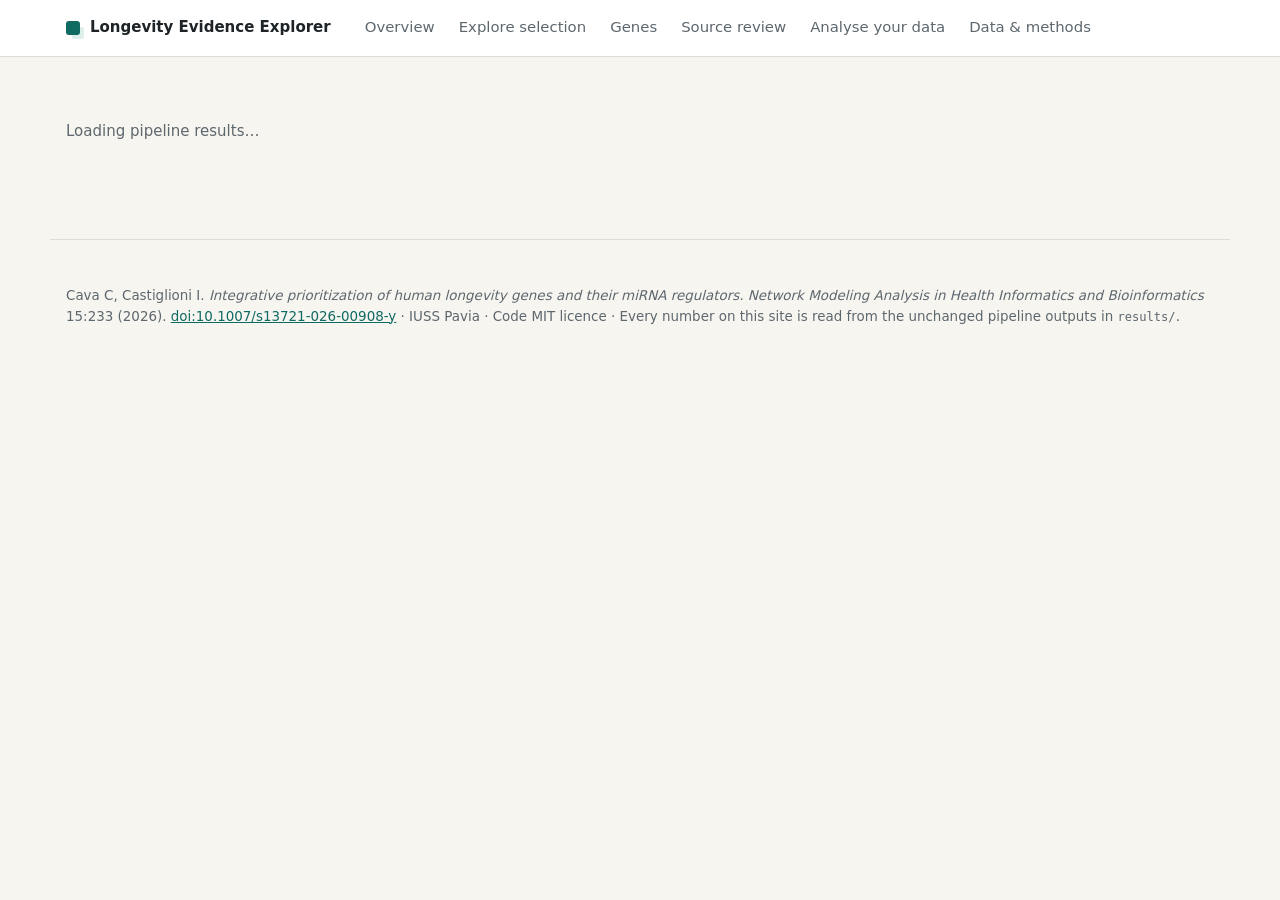
<file: index.html>
<!doctype html>
<html lang="en">
<head>
<meta charset="utf-8">
<meta name="viewport" content="width=device-width, initial-scale=1">
<title>Longevity Evidence Explorer</title>
<meta http-equiv="refresh" content="0; url=site/">
<link rel="canonical" href="site/">
</head>
<body>
<p>Redirecting to the <a href="site/">Longevity Evidence Explorer</a>…</p>
</body>
</html>
</file>
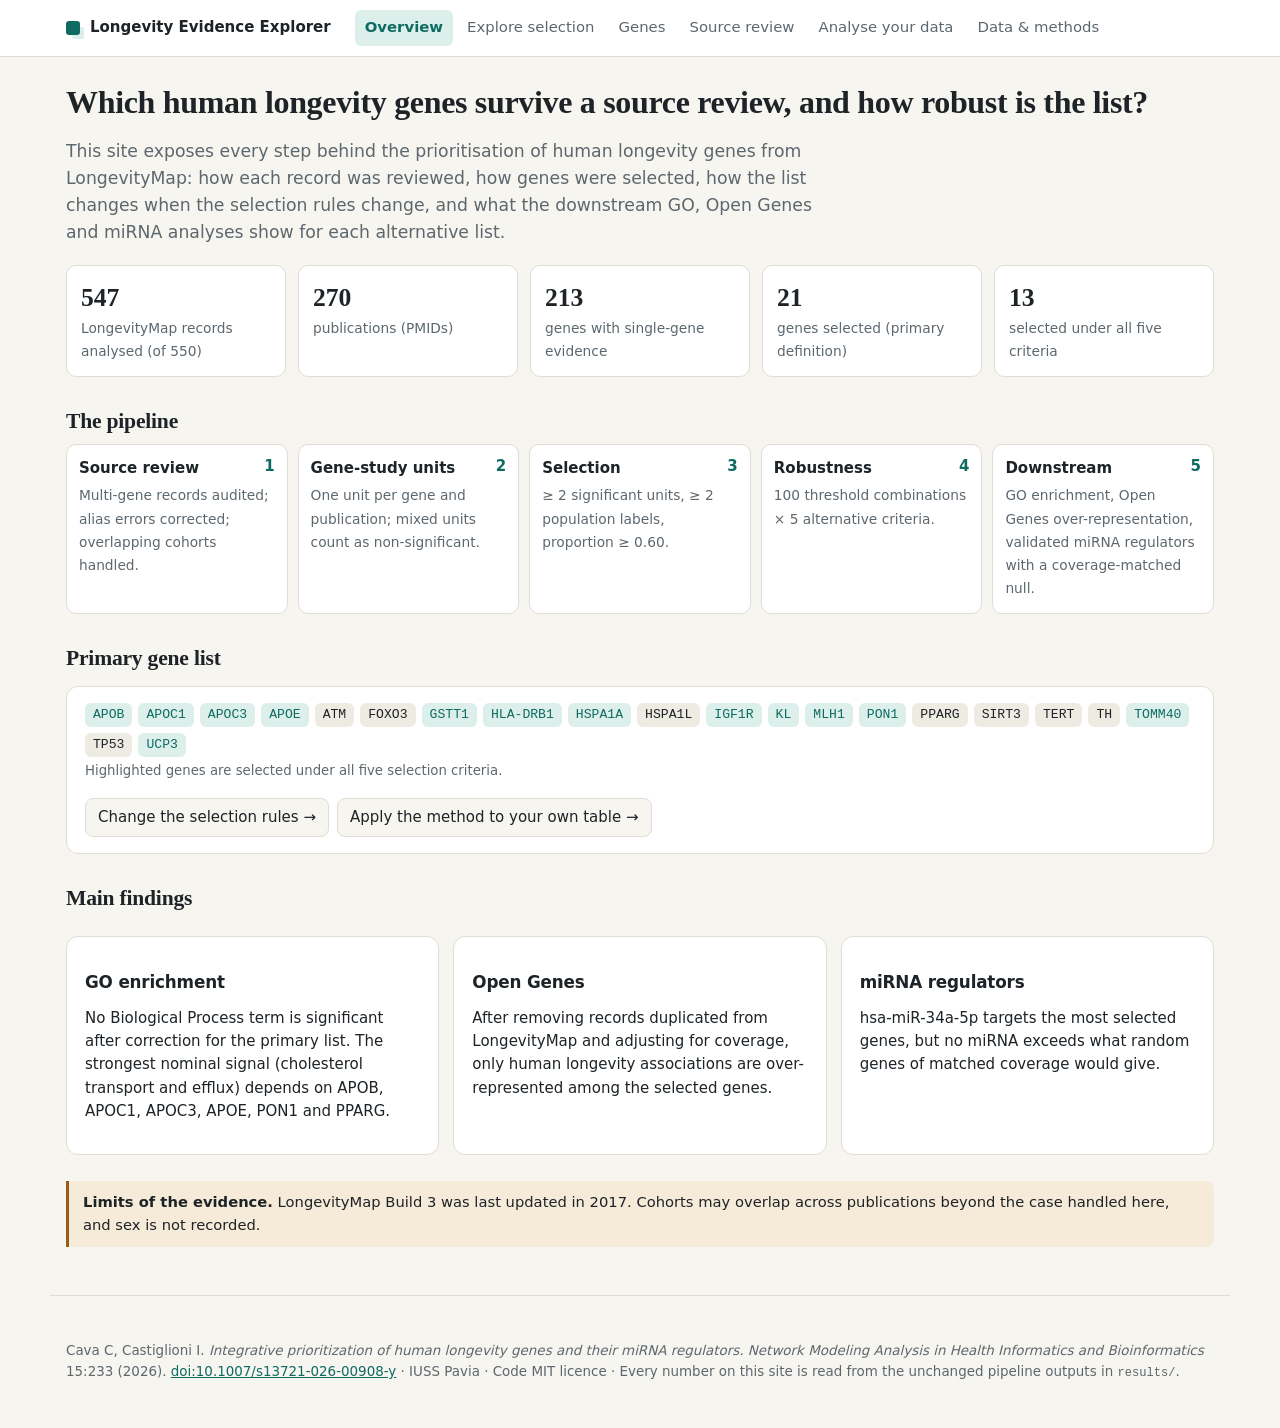
<file: site/index.html>
<!doctype html>
<html lang="en">
<head>
<meta charset="utf-8">
<meta name="viewport" content="width=device-width, initial-scale=1">
<title>Longevity Evidence Explorer</title>
<meta name="description" content="Source-reviewed human longevity gene evidence, threshold robustness and miRNA regulators, explorable in the browser.">
<link rel="stylesheet" href="style.css">
</head>
<body>
<header class="top">
  <div class="wrap top-inner">
    <a class="brand" href="#overview"><span class="mark" aria-hidden="true"></span>Longevity Evidence Explorer</a>
    <nav aria-label="Sections">
      <a href="#overview">Overview</a>
      <a href="#explore">Explore selection</a>
      <a href="#genes">Genes</a>
      <a href="#review">Source review</a>
      <a href="#analyse">Analyse your data</a>
      <a href="#data">Data &amp; methods</a>
    </nav>
  </div>
</header>
<main id="app" class="wrap" aria-live="polite">
  <p class="loading">Loading pipeline results…</p>
</main>
<footer class="wrap foot">
  <p>Cava C, Castiglioni I. <em>Integrative prioritization of human longevity genes and their miRNA regulators.</em> <em>Network Modeling Analysis in Health Informatics and Bioinformatics</em> 15:233 (2026). <a href="https://doi.org/10.1007/s13721-026-00908-y" target="_blank" rel="noopener">doi:10.1007/s13721-026-00908-y</a> ·
  IUSS Pavia · Code MIT licence · Every number on this site is read from the unchanged pipeline outputs in <code>results/</code>.</p>
</footer>
<script type="module" src="js/app.js"></script>
</body>
</html>
</file>
<file: site/style.css>
:root {
  --bg: #f7f5f0; --panel: #ffffff; --ink: #1d2327; --muted: #5d676e; --line: #e1ddd3;
  --accent: #0f6b62; --accent-soft: #dcefeb; --warn: #9a5b12; --warn-soft: #f6ead8;
  --bad: #a33a2f; --chip: #eeebe3; --bar: #0f6b62; --bar-bg: #e6e2d8;
  --mono: ui-monospace, "SF Mono", Menlo, Consolas, monospace;
  --sans: "Inter", system-ui, -apple-system, "Segoe UI", Roboto, sans-serif;
  --serif: "Iowan Old Style", "Palatino Linotype", Palatino, Georgia, serif;
}
@media (prefers-color-scheme: dark) {
  :root {
    --bg: #14181b; --panel: #1b2024; --ink: #e7e9ea; --muted: #9aa4ab; --line: #2c3338;
    --accent: #5cc2b4; --accent-soft: #1d3633; --warn: #e0a95c; --warn-soft: #3a2d1b;
    --bad: #e2786c; --chip: #252b30; --bar: #5cc2b4; --bar-bg: #2a3136;
  }
}
* { box-sizing: border-box; }
html { -webkit-text-size-adjust: 100%; }
body { margin: 0; background: var(--bg); color: var(--ink); font: 15px/1.55 var(--sans); }
.wrap { max-width: 1180px; margin: 0 auto; padding: 0 16px; }
a { color: var(--accent); }
code { font-family: var(--mono); font-size: .9em; }
h1, h2, h3 { font-family: var(--serif); font-weight: 600; line-height: 1.2; letter-spacing: -.01em; }
h1 { font-size: 2rem; margin: 1.6rem 0 .4rem; }
h2 { font-size: 1.35rem; margin: 2rem 0 .6rem; }
h3 { font-size: 1.05rem; margin: 1.2rem 0 .4rem; font-family: var(--sans); }
.lead { font-size: 1.08rem; color: var(--muted); max-width: 70ch; }
.muted { color: var(--muted); }
.small { font-size: .86rem; }
.num { font-variant-numeric: tabular-nums; text-align: right; white-space: nowrap; }

.top { background: var(--panel); border-bottom: 1px solid var(--line); position: sticky; top: 0; z-index: 10; }
.top-inner { display: flex; align-items: center; gap: 24px; min-height: 56px; flex-wrap: wrap; }
.brand { font-weight: 650; color: var(--ink); text-decoration: none; display: flex; align-items: center; gap: 10px; }
.mark { width: 14px; height: 14px; border-radius: 3px; background: var(--accent); box-shadow: 5px 5px 0 -1px var(--accent-soft); }
nav { display: flex; gap: 4px; flex-wrap: wrap; }
nav a { color: var(--muted); text-decoration: none; padding: 6px 10px; border-radius: 6px; font-size: .93rem; }
nav a:hover { color: var(--ink); background: var(--chip); }
nav a.on { color: var(--accent); background: var(--accent-soft); font-weight: 600; }

.stats { display: grid; grid-template-columns: repeat(auto-fit, minmax(150px, 1fr)); gap: 12px; margin: 1.2rem 0; }
.stat { background: var(--panel); border: 1px solid var(--line); border-radius: 10px; padding: 12px 14px; }
.stat b { display: block; font-size: 1.6rem; font-variant-numeric: tabular-nums; font-family: var(--serif); }
.stat span { color: var(--muted); font-size: .86rem; }

.panel { background: var(--panel); border: 1px solid var(--line); border-radius: 12px; padding: 16px 18px; margin: 14px 0; }
.grid2 { display: grid; grid-template-columns: 300px 1fr; gap: 18px; align-items: start; }
.grid2 > aside { position: sticky; top: 72px; }
@media (max-width: 860px) { .grid2 { grid-template-columns: 1fr; } .grid2 > aside { position: static; } }
.cols3 { display: grid; grid-template-columns: repeat(auto-fit, minmax(260px, 1fr)); gap: 14px; }

label.ctl { display: block; margin: 14px 0 4px; font-weight: 600; font-size: .9rem; }
.ctl-row { display: flex; align-items: center; gap: 10px; }
.ctl-row output { min-width: 3.2em; font-variant-numeric: tabular-nums; font-weight: 600; text-align: right; }
input[type=range] { flex: 1; accent-color: var(--accent); }
select, input[type=search] { width: 100%; padding: 8px 10px; border: 1px solid var(--line); border-radius: 8px; background: var(--bg); color: var(--ink); font: inherit; }
.help { color: var(--muted); font-size: .83rem; margin: 4px 0 0; }
button { font: inherit; padding: 7px 12px; border-radius: 8px; border: 1px solid var(--line); background: var(--bg); color: var(--ink); cursor: pointer; }
button:hover { border-color: var(--accent); }
.btns { display: flex; gap: 8px; flex-wrap: wrap; margin-top: 16px; }

.badge { display: inline-block; padding: 1px 8px; border-radius: 999px; font-size: .78rem; background: var(--chip); color: var(--muted); white-space: nowrap; }
.badge.ok { background: var(--accent-soft); color: var(--accent); }
.badge.warn { background: var(--warn-soft); color: var(--warn); }
.chips { display: flex; flex-wrap: wrap; gap: 6px; }
.chip { font-family: var(--mono); font-size: .82rem; padding: 2px 8px; border-radius: 6px; background: var(--chip); text-decoration: none; color: var(--ink); }
.chip.gain { background: var(--accent-soft); color: var(--accent); }
.chip.loss { background: var(--warn-soft); color: var(--warn); text-decoration: line-through; }

.tablewrap { overflow-x: auto; border: 1px solid var(--line); border-radius: 10px; background: var(--panel); }
table { border-collapse: collapse; width: 100%; font-size: .9rem; }
th, td { padding: 7px 10px; border-bottom: 1px solid var(--line); text-align: left; vertical-align: top; }
th { font-size: .78rem; text-transform: uppercase; letter-spacing: .04em; color: var(--muted); background: var(--bg); position: sticky; top: 0; cursor: default; }
th.sort { cursor: pointer; }
th.sort:hover { color: var(--ink); }
tr:last-child td { border-bottom: 0; }
tr.sel td:first-child { box-shadow: inset 3px 0 0 var(--accent); }
td a.g { font-family: var(--mono); font-weight: 600; text-decoration: none; }

.bar { display: inline-block; width: 70px; height: 8px; background: var(--bar-bg); border-radius: 4px; vertical-align: middle; margin-right: 6px; overflow: hidden; }
.bar i { display: block; height: 100%; background: var(--bar); }
.note { border-left: 3px solid var(--warn); background: var(--warn-soft); padding: 10px 14px; border-radius: 0 8px 8px 0; margin: 12px 0; font-size: .92rem; }
.okbox { border-left: 3px solid var(--accent); background: var(--accent-soft); padding: 10px 14px; border-radius: 0 8px 8px 0; margin: 12px 0; font-size: .92rem; }
dl.kv { display: grid; grid-template-columns: max-content 1fr; gap: 4px 14px; margin: 0; font-size: .92rem; }
dl.kv dt { color: var(--muted); }
dl.kv dd { margin: 0; font-variant-numeric: tabular-nums; }
.loading { color: var(--muted); padding: 3rem 0; }
.foot { color: var(--muted); font-size: .84rem; padding-top: 2rem; padding-bottom: 2rem; border-top: 1px solid var(--line); margin-top: 3rem; }
.flow { display: grid; grid-template-columns: repeat(auto-fit, minmax(170px, 1fr)); gap: 10px; counter-reset: s; }
.flow div { background: var(--panel); border: 1px solid var(--line); border-radius: 10px; padding: 12px; position: relative; }
.flow div::before { counter-increment: s; content: counter(s); position: absolute; top: 10px; right: 12px; color: var(--accent); font-weight: 700; }
.flow b { display: block; margin-bottom: 4px; }
.flow span { color: var(--muted); font-size: .86rem; }

/* keep wide tables inside their scroll box instead of widening the page */
.grid2 { grid-template-columns: 300px minmax(0, 1fr); }
@media (max-width: 860px) { .grid2 { grid-template-columns: minmax(0, 1fr); } }
.grid2 > *, .cols3 > *, .panel { min-width: 0; }
body { overflow-x: hidden; }
.chips { min-width: 0; }
td { overflow-wrap: break-word; }
td:first-child { min-width: 9em; }
td.num, th.num { overflow-wrap: normal; }

/* analyse page */
.step h2 { display: flex; align-items: center; gap: 10px; margin-top: .2rem; }
.step .n { display: inline-grid; place-items: center; width: 28px; height: 28px; border-radius: 50%; background: var(--accent); color: var(--panel); font: 600 .9rem var(--sans); flex: none; }
.filebtn, .btnlink { display: inline-block; font: inherit; padding: 7px 12px; border-radius: 8px; border: 1px solid var(--accent); background: var(--accent); color: var(--panel); cursor: pointer; text-decoration: none; }
.filebtn.ghost, .btnlink { background: var(--bg); color: var(--accent); }
.mapgrid { display: grid; grid-template-columns: repeat(auto-fill, minmax(230px, 1fr)); gap: 12px 16px; margin: 8px 0 14px; }
.mapgrid label { display: flex; flex-direction: column; gap: 4px; font-size: .9rem; }
.mapgrid label span { font-weight: 600; }
.req { font-weight: 600; font-size: .72rem; color: var(--warn); text-transform: uppercase; letter-spacing: .03em; }
.check { display: flex; align-items: center; gap: 6px; margin: 4px 0; }
textarea { width: 100%; padding: 8px 10px; border: 1px solid var(--line); border-radius: 8px; background: var(--bg); color: var(--ink); font: .9rem var(--mono); }
.chipbtn { font-size: .82rem; padding: 3px 10px; border-radius: 999px; }
.chipbtn.on { background: var(--accent-soft); border-color: var(--accent); color: var(--accent); font-weight: 600; }
table.matrix td.cell { cursor: pointer; background: color-mix(in srgb, var(--accent) calc(var(--a) * 45%), transparent); }
table.matrix td.cell.on { outline: 2px solid var(--ink); outline-offset: -2px; font-weight: 700; }
table.matrix td.cell:hover { outline: 1px solid var(--accent); outline-offset: -1px; }
.step .grid2 > aside { top: 72px; }

.tablewrap.scroll { max-height: 460px; overflow: auto; }
td.nw { white-space: nowrap; }
</file>
